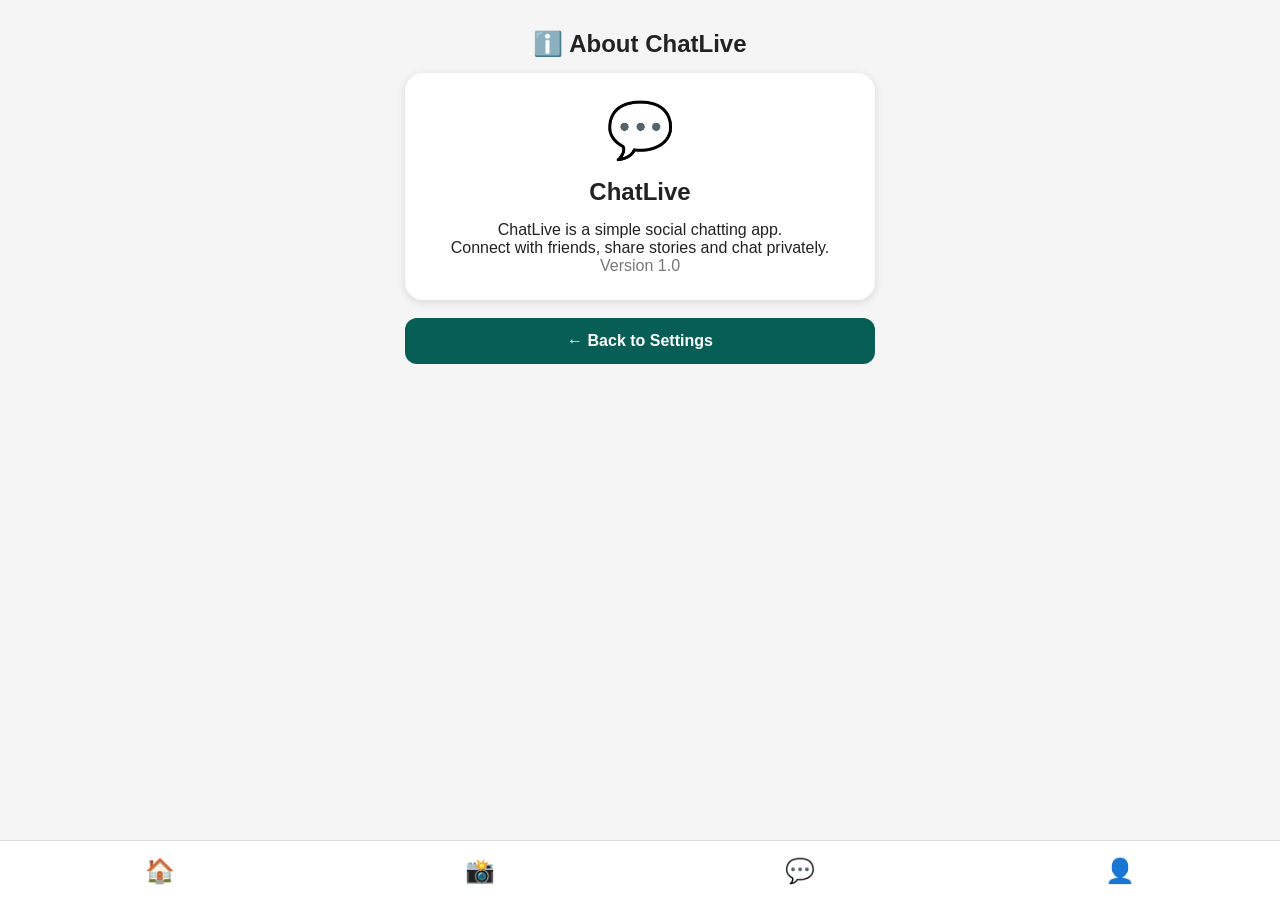
<file: about.html>
<!DOCTYPE html>
<html lang="en">

<head>
  <meta charset="UTF-8">

  <meta
    name="viewport"
    content="width=device-width, initial-scale=1.0"
  >

  <title>About ChatLive</title>

  <link rel="stylesheet" href="style.css">
</head>

<body>

<div class="container">

  <h2>ℹ️ About ChatLive</h2>

  <div
    style="
      background:white;
      padding:25px;
      border-radius:18px;
      text-align:center;
      box-shadow:0 2px 8px rgba(0,0,0,.12);
    "
  >

    <div style="font-size:55px;">
      💬
    </div>

    <h2>ChatLive</h2>

    <p>
      ChatLive is a simple social
      chatting app.
    </p>

    <p>
      Connect with friends,
      share stories and chat privately.
    </p>

    <p style="color:#777;">
      Version 1.0
    </p>

  </div>


  <br>

  <a
    href="settings.html"
    style="
      display:block;
      text-align:center;
      padding:14px;
      background:#075E54;
      color:white;
      text-decoration:none;
      border-radius:12px;
      font-weight:bold;
    "
  >
    ← Back to Settings
  </a>

</div>


<div class="navbar">

  <a href="home.html">🏠</a>

  <a href="post.html">📸</a>

  <a href="chat.html">💬</a>

  <a href="profile.html">👤</a>

</div>

</body>
</html>
</file>
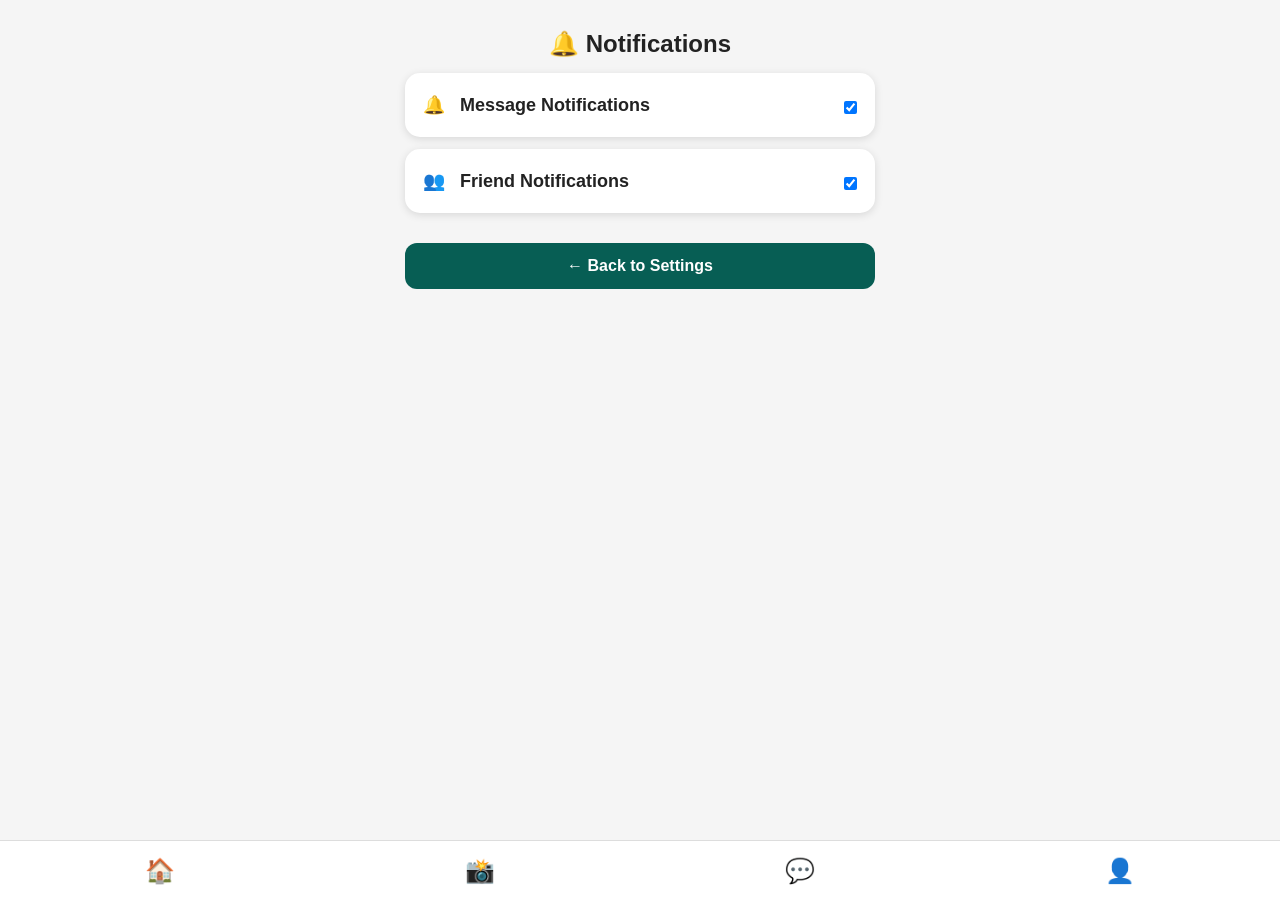
<file: notifications.html>
<!DOCTYPE html>
<html lang="en">

<head>
  <meta charset="UTF-8">

  <meta
    name="viewport"
    content="width=device-width, initial-scale=1.0"
  >

  <title>ChatLive Notifications</title>

  <link rel="stylesheet" href="style.css">
</head>

<body>

<div class="container">

  <h2>🔔 Notifications</h2>

  <div class="setting-item">
    🔔
    <span>Message Notifications</span>

    <label style="margin-left:auto;">
      <input
        type="checkbox"
        id="messageNotifications"
        checked
      >
    </label>
  </div>

  <div class="setting-item">
    👥
    <span>Friend Notifications</span>

    <label style="margin-left:auto;">
      <input
        type="checkbox"
        id="friendNotifications"
        checked
      >
    </label>
  </div>

  <br>

  <a
    href="settings.html"
    style="
      display:block;
      text-align:center;
      padding:14px;
      background:#075E54;
      color:white;
      text-decoration:none;
      border-radius:12px;
      font-weight:bold;
    "
  >
    ← Back to Settings
  </a>

</div>

<div class="navbar">

  <a href="home.html">🏠</a>

  <a href="post.html">📸</a>

  <a href="chat.html">💬</a>

  <a href="profile.html">👤</a>

</div>

<script>
  const messageNotifications =
    document.getElementById("messageNotifications");

  const friendNotifications =
    document.getElementById("friendNotifications");


  messageNotifications.checked =
    localStorage.getItem("messageNotifications")
    !== "
</file>
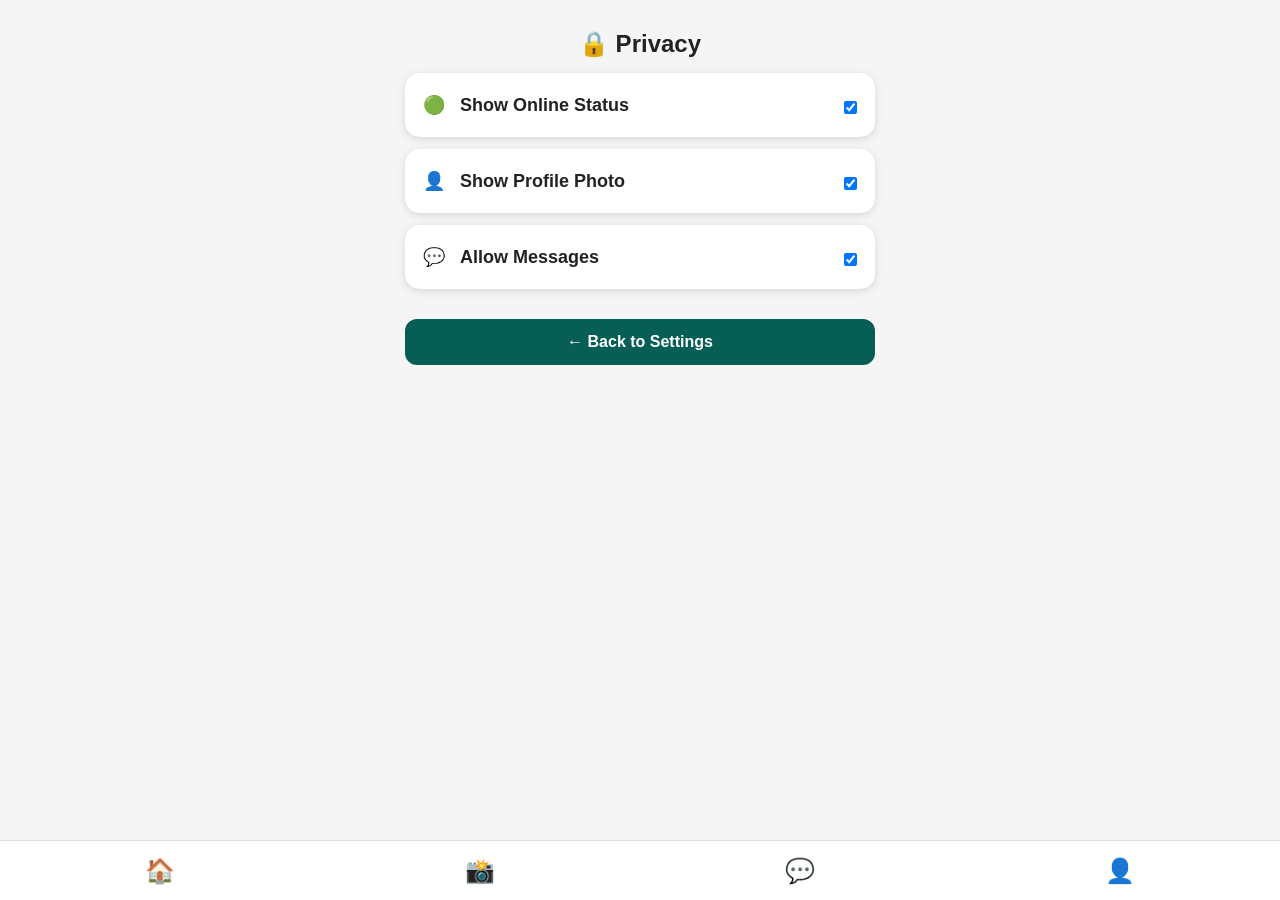
<file: privacy.html>
<!DOCTYPE html>
<html lang="en">

<head>
  <meta charset="UTF-8">

  <meta
    name="viewport"
    content="width=device-width, initial-scale=1.0"
  >

  <title>ChatLive Privacy</title>

  <link rel="stylesheet" href="style.css">
</head>

<body>

<div class="container">

  <h2>🔒 Privacy</h2>

  <div class="setting-item">
    🟢
    <span>Show Online Status</span>

    <label style="margin-left:auto;">
      <input
        type="checkbox"
        id="onlineStatus"
        checked
      >
    </label>
  </div>


  <div class="setting-item">
    👤
    <span>Show Profile Photo</span>

    <label style="margin-left:auto;">
      <input
        type="checkbox"
        id="profilePhoto"
        checked
      >
    </label>
  </div>


  <div class="setting-item">
    💬
    <span>Allow Messages</span>

    <label style="margin-left:auto;">
      <input
        type="checkbox"
        id="allowMessages"
        checked
      >
    </label>
  </div>


  <br>


  <a
    href="settings.html"
    style="
      display:block;
      text-align:center;
      padding:14px;
      background:#075E54;
      color:white;
      text-decoration:none;
      border-radius:12px;
      font-weight:bold;
    "
  >
    ← Back to Settings
  </a>

</div>


<div class="navbar">

  <a href="home.html">🏠</a>

  <a href="post.html">📸</a>

  <a href="chat.html">💬</a>

  <a href="profile.html">👤</a>

</div>


<script>

  const onlineStatus =
    document.getElementById("onlineStatus");

  const profilePhoto =
    document.getElementById("profilePhoto");

  const allowMessages =
    document.getElementById("allowMessages");


  onlineStatus.checked =
    localStorage.getItem("onlineStatus")
    !== "false";


  profilePhoto.checked =
    localStorage.getItem("profilePhoto")
    !== "false";


  allowMessages.checked =
    localStorage.getItem("allowMessages")
    !== "false";


  onlineStatus.addEventListener(
    "change",
    () => {

      localStorage.setItem(
        "onlineStatus",
        onlineStatus.checked
      );

    }
  );


  profilePhoto.addEventListener(
    "change",
    () => {

      localStorage.setItem(
        "profilePhoto",
        profilePhoto.checked
      );

    }
  );


  allowMessages.addEventListener(
    "change",
    () => {

      localStorage.setItem(
        "allowMessages",
        allowMessages.checked
      );

    }
  );

</script>

</body>
</html>
</file>
<file: style.css>
*{
margin:0;
padding:0;
box-sizing:border-box;
font-family:Arial,sans-serif;
}

body{
background:#f5f5f5;
color:#222;
}

.container{
max-width:500px;
margin:auto;
padding:15px;
}

h1,h2{
text-align:center;
margin:15px 0;
}

input,
button,
textarea{
width:100%;
padding:12px;
margin-top:10px;
border:1px solid #ddd;
border-radius:10px;
font-size:16px;
outline:none;
}

button{
background:#0095f6;
color:#fff;
border:none;
font-weight:bold;
cursor:pointer;
}

button:hover{
background:#0077cc;
}

.navbar{
position:fixed;
bottom:0;
left:0;
right:0;
height:60px;
background:#fff;
display:flex;
justify-content:space-around;
align-items:center;
border-top:1px solid #ddd;
z-index:1000;
}

.navbar a{
text-decoration:none;
color:#222;
font-size:24px;
}

#posts{
padding-bottom:80px;
}

.post{
background:#fff;
margin:15px 0;
border-radius:15px;
overflow:hidden;
box-shadow:0 2px 10px rgba(0,0,0,.1);
}

.post-header{
display:flex;
align-items:center;
padding:12px;
}

.post-header img{
width:45px;
height:45px;
border-radius:50%;
object-fit:cover;
margin-right:10px;
}

.post-image{
width:100%;
display:block;
}

.post-footer{
padding:12px;
}

.post-icons{
font-size:24px;
margin-bottom:10px;
}.card{
background:#fff;
border-radius:16px;
padding:12px;
margin:15px 0;
box-shadow:0 2px 10px rgba(0,0,0,.08);
}

.profile-img{
width:100px;
height:100px;
border-radius:50%;
object-fit:cover;
border:3px solid #0095f6;
}

.story{
width:70px;
height:70px;
border-radius:50%;
padding:2px;
background:linear-gradient(45deg,#f58529,#dd2a7b,#8134af,#515bd4);
}

.story img{
width:100%;
height:100%;
border-radius:50%;
border:3px solid white;
object-fit:cover;
}

.feed-image{
width:100%;
border-radius:10px;
margin-top:10px;
}

.like-btn,
.comment-btn{
background:none;
border:none;
font-size:24px;
cursor:pointer;
margin-right:15px;
}

.like-btn:hover,
.comment-btn:hover{
transform:scale(1.1);
}

.comment-box{
display:flex;
margin-top:10px;
}

.comment-box input{
flex:1;
margin-right:10px;
}

.online{
color:#00c853;
font-weight:bold;
}

.offline{
color:#999;
font-weight:bold;
}

@media(max-width:600px){

.container{
padding:10px;
}

h1,h2{
font-size:22px;
}

input,
button{
font-size:15px;
}

}.topbar{
display:flex;
justify-content:space-between;
align-items:center;
padding:15px;
background:#fff;
position:sticky;
top:0;
}

.stories{
display:flex;
overflow-x:auto;
padding:10px;
background:#fff;
}

.story{
text-align:center;
margin-right:15px;
}

.story-ring{
width:65px;
height:65px;
border-radius:50%;
background:linear-gradient(45deg,#ff0066,#ff9900);
display:flex;
align-items:center;
justify-content:center;
color:#fff;
font-size:28px;
}

.post-card{
background:#fff;
margin:15px 0;
border-radius:12px;
overflow:hidden;
}

.post-image{
width:100%;
display:block;
}

.post-actions{
padding:10px;
font-size:24px;
}

.post-caption{
padding:0 10px 15px;
}.settings-list {
  margin-top: 20px;
}

.setting-item {
  background: white;
  padding: 18px;
  margin: 12px 0;
  border-radius: 15px;
  box-shadow: 0 2px 8px rgba(0,0,0,0.12);

  display: flex;
  align-items: center;
  gap: 15px;

  font-size: 18px;
  font-weight: bold;
  cursor: pointer;
}

.setting-item:active {
  transform: scale(0.98);
}
</file>
